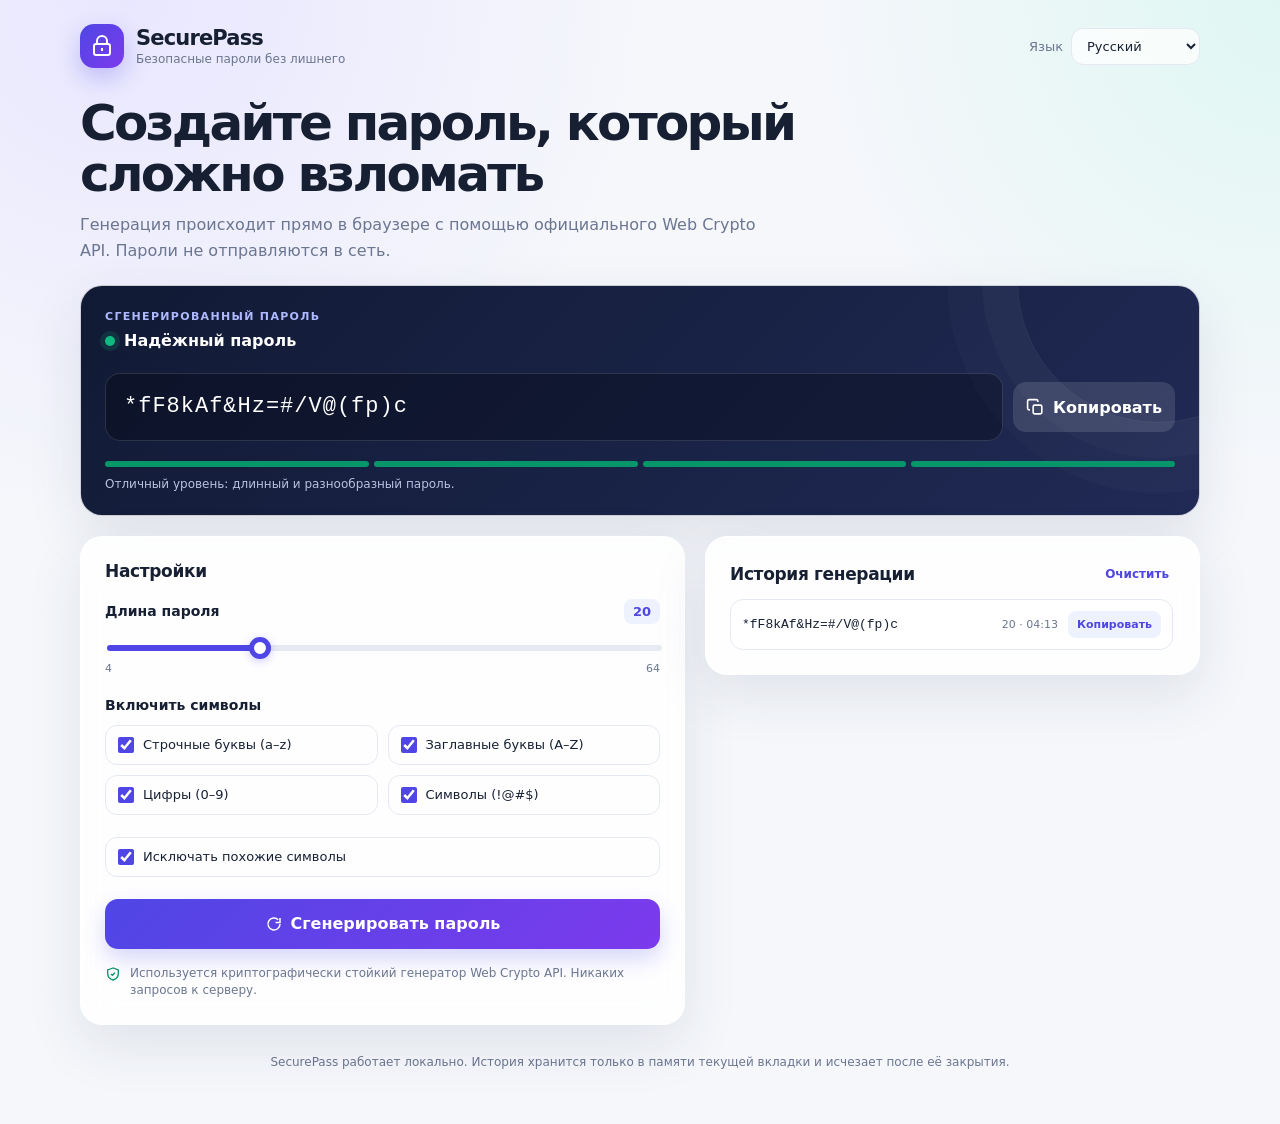
<file: index.html>
<!doctype html>
<html lang="ru">
<head>
  <meta charset="utf-8">
  <meta name="viewport" content="width=device-width, initial-scale=1">
  <meta name="theme-color" content="#0b1220">
  <title>SecurePass — генератор паролей</title>
  <style>
    :root {
      --bg: #f5f7fb;
      --card: rgba(255,255,255,.88);
      --card-solid: #fff;
      --text: #172033;
      --muted: #6b7690;
      --line: #e4e8f0;
      --primary: #4f46e5;
      --primary-2: #7c3aed;
      --primary-soft: #eef2ff;
      --success: #079669;
      --warning: #d97706;
      --danger: #dc3545;
      --shadow: 0 20px 55px rgba(37, 45, 75, .10);
      --radius: 22px;
    }
    * { box-sizing: border-box; }
    body {
      margin: 0; min-height: 100vh; color: var(--text);
      font-family: Inter, ui-sans-serif, system-ui, -apple-system, BlinkMacSystemFont, "Segoe UI", sans-serif;
      background: radial-gradient(circle at 10% 0%, #e9e7ff 0, transparent 32%), radial-gradient(circle at 100% 0%, #dff7f2 0, transparent 27%), var(--bg);
    }
    button, input, select { font: inherit; }
    button { cursor: pointer; }
    .shell { width: min(1120px, calc(100% - 32px)); margin: 0 auto; padding: 24px 0 52px; }
    header { display: flex; align-items: center; justify-content: space-between; gap: 18px; margin-bottom: 30px; }
    .brand { display: flex; align-items: center; gap: 12px; }
    .brand-mark { width: 44px; height: 44px; border-radius: 14px; display: grid; place-items: center; color: #fff; background: linear-gradient(135deg, var(--primary), var(--primary-2)); box-shadow: 0 10px 24px rgba(79,70,229,.28); }
    .brand-mark svg { width: 24px; height: 24px; }
    .brand-name { font-weight: 800; letter-spacing: -.04em; font-size: 21px; }
    .brand-sub { color: var(--muted); font-size: 12px; margin-top: 2px; }
    .language { display: flex; align-items: center; gap: 8px; color: var(--muted); font-size: 13px; }
    .language select { border: 1px solid var(--line); border-radius: 12px; padding: 9px 30px 9px 11px; color: var(--text); background: rgba(255,255,255,.75); outline: none; }
    .hero { margin: 26px 0 22px; }
    .hero h1 { font-size: clamp(30px, 5vw, 50px); line-height: 1.02; letter-spacing: -.055em; margin: 0 0 12px; max-width: 760px; }
    .hero p { margin: 0; color: var(--muted); max-width: 700px; font-size: 16px; line-height: 1.6; }
    .grid { display: grid; grid-template-columns: minmax(0, 1.1fr) minmax(320px, .9fr); gap: 20px; align-items: start; }
    .card { background: var(--card); border: 1px solid rgba(255,255,255,.78); box-shadow: var(--shadow); border-radius: var(--radius); padding: 24px; backdrop-filter: blur(16px); }
    .result-card { grid-column: 1 / -1; background: linear-gradient(135deg, #111a34, #202a55); color: white; overflow: hidden; position: relative; }
    .result-card:after { content: ""; position: absolute; width: 280px; height: 280px; border: 1px solid rgba(255,255,255,.08); border-radius: 50%; right: -100px; top: -145px; box-shadow: 0 0 0 35px rgba(255,255,255,.025), 0 0 0 70px rgba(255,255,255,.018); pointer-events: none; }
    .card-title { font-size: 17px; font-weight: 750; margin: 0 0 18px; letter-spacing: -.02em; }
    .result-top { display: flex; justify-content: space-between; gap: 18px; align-items: flex-start; position: relative; z-index: 1; }
    .eyebrow { color: #aeb9ff; text-transform: uppercase; letter-spacing: .12em; font-size: 11px; font-weight: 800; }
    .strength { display: flex; align-items: center; gap: 9px; margin-top: 8px; font-weight: 750; }
    .strength-dot { width: 10px; height: 10px; border-radius: 50%; background: var(--success); box-shadow: 0 0 0 5px rgba(16,185,129,.15); }
    .password-box { display: flex; gap: 10px; align-items: center; margin-top: 23px; position: relative; z-index: 1; }
    .password-value { min-width: 0; flex: 1; padding: 18px; border: 1px solid rgba(255,255,255,.13); border-radius: 15px; background: rgba(3,7,18,.35); font-family: "SFMono-Regular", Consolas, monospace; font-size: clamp(16px, 2.5vw, 22px); letter-spacing: .045em; overflow-wrap: anywhere; line-height: 1.35; }
    .icon-btn, .primary-btn { border: 0; color: #fff; border-radius: 13px; min-height: 50px; padding: 0 17px; font-weight: 750; display: inline-flex; align-items: center; justify-content: center; gap: 8px; transition: transform .16s, filter .16s; }
    .icon-btn { background: rgba(255,255,255,.12); min-width: 50px; padding: 0 13px; }
    .icon-btn:hover, .primary-btn:hover { transform: translateY(-1px); filter: brightness(1.08); }
    .primary-btn { background: linear-gradient(135deg, var(--primary), var(--primary-2)); box-shadow: 0 10px 22px rgba(79,70,229,.22); }
    .primary-btn.full { width: 100%; margin-top: 22px; }
    .meter { display: grid; grid-template-columns: repeat(4,1fr); gap: 5px; margin-top: 20px; position: relative; z-index: 1; }
    .meter span { height: 6px; border-radius: 10px; background: rgba(255,255,255,.16); }
    .meter span.active { background: var(--success); }
    .result-hint { color: #b9c2dd; font-size: 12px; margin: 10px 0 0; position: relative; z-index: 1; }
    .setting { margin-bottom: 22px; }
    .setting-head { display: flex; align-items: center; justify-content: space-between; gap: 12px; margin-bottom: 12px; }
    .setting-label { font-weight: 700; font-size: 14px; }
    .number { font-weight: 800; color: var(--primary); background: var(--primary-soft); padding: 5px 9px; border-radius: 8px; font-size: 13px; }
    input[type="range"] { appearance: none; width: 100%; height: 6px; border-radius: 10px; background: linear-gradient(90deg, var(--primary) 0%, var(--primary) 27%, #e8eaf1 27%, #e8eaf1 100%); outline: none; }
    input[type="range"]::-webkit-slider-thumb { appearance: none; width: 22px; height: 22px; border-radius: 50%; background: #fff; border: 5px solid var(--primary); box-shadow: 0 2px 8px rgba(79,70,229,.28); }
    input[type="range"]::-moz-range-thumb { width: 15px; height: 15px; border-radius: 50%; background: #fff; border: 5px solid var(--primary); }
    .checks { display: grid; grid-template-columns: repeat(2, 1fr); gap: 10px; }
    .check { display: flex; gap: 9px; align-items: center; padding: 11px 12px; border: 1px solid var(--line); border-radius: 12px; color: var(--text); font-size: 13px; cursor: pointer; transition: background .15s, border .15s; }
    .check:hover { background: #fafaff; border-color: #c9c9fb; }
    .check input { accent-color: var(--primary); width: 16px; height: 16px; margin: 0; }
    .privacy { display: flex; gap: 9px; align-items: flex-start; color: var(--muted); font-size: 12px; line-height: 1.45; margin-top: 16px; }
    .privacy svg { flex: 0 0 16px; margin-top: 1px; color: var(--success); }
    .history-head { display: flex; justify-content: space-between; gap: 12px; align-items: center; margin-bottom: 12px; }
    .text-button { border: 0; background: transparent; color: var(--primary); font-size: 12px; font-weight: 700; padding: 6px; }
    .history-list { display: grid; gap: 9px; max-height: 350px; overflow: auto; padding-right: 2px; }
    .history-item { display: flex; align-items: center; gap: 10px; border: 1px solid var(--line); border-radius: 13px; padding: 11px; background: rgba(255,255,255,.7); }
    .history-password { flex: 1; min-width: 0; font-family: monospace; font-size: 13px; overflow: hidden; text-overflow: ellipsis; white-space: nowrap; }
    .history-meta { color: var(--muted); font-size: 11px; white-space: nowrap; }
    .mini-copy { border: 0; background: var(--primary-soft); color: var(--primary); border-radius: 8px; padding: 7px 9px; font-size: 11px; font-weight: 750; }
    .empty { text-align: center; color: var(--muted); padding: 28px 10px; font-size: 13px; border: 1px dashed var(--line); border-radius: 14px; }
    .toast { position: fixed; left: 50%; bottom: 24px; transform: translate(-50%, 20px); opacity: 0; pointer-events: none; background: #172033; color: #fff; padding: 12px 16px; border-radius: 12px; font-size: 13px; box-shadow: 0 10px 30px rgba(0,0,0,.2); transition: .22s; z-index: 3; }
    .toast.show { opacity: 1; transform: translate(-50%, 0); }
    footer { color: var(--muted); text-align: center; font-size: 12px; margin-top: 28px; line-height: 1.6; }
    .sr-only { position: absolute; width: 1px; height: 1px; padding: 0; margin: -1px; overflow: hidden; clip: rect(0,0,0,0); white-space: nowrap; border: 0; }
    @media (max-width: 760px) { .shell { width: min(100% - 22px, 620px); padding-top: 14px; } header { margin-bottom: 22px; } .brand-sub { display: none; } .grid { grid-template-columns: 1fr; } .result-card { grid-column: auto; } .card { padding: 18px; border-radius: 18px; } .result-top { display: block; } .result-top .eyebrow { margin-bottom: 10px; } .password-box { align-items: stretch; } .password-box .icon-btn { min-width: 52px; } .checks { grid-template-columns: 1fr; } }
    @media (prefers-reduced-motion: reduce) { *, *:before, *:after { scroll-behavior: auto !important; transition: none !important; } }
  </style>
</head>
<body>
  <main class="shell">
    <header>
      <div class="brand">
        <div class="brand-mark" aria-hidden="true"><svg viewBox="0 0 24 24" fill="none" stroke="currentColor" stroke-width="2"><path d="M7 10V7a5 5 0 0 1 10 0v3"/><rect x="4" y="10" width="16" height="11" rx="2"/><path d="M12 14v3"/></svg></div>
        <div><div class="brand-name">SecurePass</div><div class="brand-sub" data-i18n="brandSub">Безопасные пароли без лишнего</div></div>
      </div>
      <label class="language"><span data-i18n="language">Язык</span><select id="language" aria-label="Language"><option value="ru">Русский</option><option value="en">English</option><option value="fr">Français</option><option value="es">Español</option><option value="pt">Português</option></select></label>
    </header>

    <section class="hero"><h1 data-i18n="title">Создайте пароль, который сложно взломать</h1><p data-i18n="subtitle">Генерация происходит прямо в браузере с помощью официального Web Crypto API. Пароли не отправляются в сеть.</p></section>

    <section class="grid">
      <article class="card result-card">
        <div class="result-top"><div><div class="eyebrow" data-i18n="generated">Сгенерированный пароль</div><div class="strength"><span class="strength-dot" id="strengthDot"></span><span id="strengthText">Надёжный пароль</span></div></div></div>
        <div class="password-box"><div class="password-value" id="passwordValue" aria-live="polite">—</div><button class="icon-btn" id="copyButton" type="button" data-i18n-aria="copyAria" aria-label="Скопировать пароль"><svg width="19" height="19" viewBox="0 0 24 24" fill="none" stroke="currentColor" stroke-width="2"><rect x="9" y="9" width="11" height="11" rx="2"/><path d="M5 15H4a2 2 0 0 1-2-2V4a2 2 0 0 1 2-2h9a2 2 0 0 1 2 2v1"/></svg><span data-i18n="copy">Копировать</span></button></div>
        <div class="meter" id="meter" aria-label="Password strength"><span></span><span></span><span></span><span></span></div><p class="result-hint" id="strengthHint"></p>
      </article>

      <article class="card">
        <h2 class="card-title" data-i18n="settings">Настройки</h2>
        <div class="setting"><div class="setting-head"><span class="setting-label" data-i18n="length">Длина пароля</span><span class="number" id="lengthValue">20</span></div><input id="length" type="range" min="4" max="64" value="20"><div style="display:flex;justify-content:space-between;color:var(--muted);font-size:11px;margin-top:7px"><span>4</span><span>64</span></div></div>
        <div class="setting"><div class="setting-label" style="margin-bottom:12px" data-i18n="include">Включить символы</div><div class="checks">
          <label class="check"><input id="lowercase" type="checkbox" checked><span data-i18n="lowercase">Строчные буквы (a–z)</span></label>
          <label class="check"><input id="uppercase" type="checkbox" checked><span data-i18n="uppercase">Заглавные буквы (A–Z)</span></label>
          <label class="check"><input id="numbers" type="checkbox" checked><span data-i18n="numbers">Цифры (0–9)</span></label>
          <label class="check"><input id="symbols" type="checkbox" checked><span data-i18n="symbols">Символы (!@#$)</span></label>
        </div></div>
        <label class="check"><input id="avoidAmbiguous" type="checkbox" checked><span data-i18n="avoidAmbiguous">Исключать похожие символы</span></label>
        <button class="primary-btn full" id="generateButton" type="button"><svg width="18" height="18" viewBox="0 0 24 24" fill="none" stroke="currentColor" stroke-width="2"><path d="M20 12a8 8 0 1 1-2.34-5.66"/><path d="M20 4v6h-6"/></svg><span data-i18n="generate">Сгенерировать пароль</span></button>
        <div class="privacy"><svg width="16" height="16" viewBox="0 0 24 24" fill="none" stroke="currentColor" stroke-width="2"><path d="M12 3 4 6v5c0 5.1 3.4 8.9 8 10 4.6-1.1 8-4.9 8-10V6l-8-3Z"/><path d="m9 12 2 2 4-4"/></svg><span data-i18n="privacy">Используется криптографически стойкий генератор Web Crypto API. Никаких запросов к серверу.</span></div>
      </article>

      <article class="card">
        <div class="history-head"><h2 class="card-title" style="margin:0" data-i18n="history">История генерации</h2><button class="text-button" id="clearHistory" type="button" data-i18n="clear">Очистить</button></div>
        <div class="history-list" id="historyList"></div>
      </article>
    </section>
    <footer data-i18n="footer">SecurePass работает локально. История хранится только в памяти текущей вкладки и исчезает после её закрытия.</footer>
  </main>
  <div class="toast" id="toast" role="status" aria-live="polite"></div>

  <script>
    'use strict';
    const I18N = {
      ru: { brandSub:'Безопасные пароли без лишнего', language:'Язык', title:'Создайте пароль, который сложно взломать', subtitle:'Генерация происходит прямо в браузере с помощью официального Web Crypto API. Пароли не отправляются в сеть.', generated:'Сгенерированный пароль', copy:'Копировать', copyAria:'Скопировать пароль', settings:'Настройки', length:'Длина пароля', include:'Включить символы', lowercase:'Строчные буквы (a–z)', uppercase:'Заглавные буквы (A–Z)', numbers:'Цифры (0–9)', symbols:'Символы (!@#$)', avoidAmbiguous:'Исключать похожие символы', generate:'Сгенерировать пароль', privacy:'Используется криптографически стойкий генератор Web Crypto API. Никаких запросов к серверу.', history:'История генерации', clear:'Очистить', empty:'Здесь появятся последние пароли', copied:'Пароль скопирован', cleared:'История очищена', choose:'Выберите хотя бы один набор символов', veryWeak:'Очень слабый пароль', weak:'Слабый пароль', fair:'Средний пароль', good:'Хороший пароль', strong:'Надёжный пароль', hintWeak:'Увеличьте длину и добавьте разные типы символов.', hintFair:'Неплохое начало, но лучше сделать пароль длиннее.', hintGood:'Хороший вариант для большинства задач.', hintStrong:'Отличный уровень: длинный и разнообразный пароль.', footer:'SecurePass работает локально. История хранится только в памяти текущей вкладки и исчезает после её закрытия.', recent:'Недавно' },
      en: { brandSub:'Secure passwords, nothing extra', language:'Language', title:'Create a password that is hard to crack', subtitle:'Generation happens in your browser using the official Web Crypto API. Passwords never leave your device.', generated:'Generated password', copy:'Copy', copyAria:'Copy password', settings:'Settings', length:'Password length', include:'Include characters', lowercase:'Lowercase letters (a–z)', uppercase:'Uppercase letters (A–Z)', numbers:'Numbers (0–9)', symbols:'Symbols (!@#$)', avoidAmbiguous:'Exclude look-alike characters', generate:'Generate password', privacy:'Uses the cryptographically secure Web Crypto API. No server requests.', history:'Generation history', clear:'Clear', empty:'Your latest passwords will appear here', copied:'Password copied', cleared:'History cleared', choose:'Select at least one character set', veryWeak:'Very weak password', weak:'Weak password', fair:'Medium password', good:'Good password', strong:'Strong password', hintWeak:'Increase the length and add different character types.', hintFair:'A decent start, but a longer password is better.', hintGood:'A good choice for most tasks.', hintStrong:'Excellent level: long and diverse.', footer:'SecurePass runs locally. History stays in this tab memory and disappears when the tab closes.', recent:'Recent' },
      fr: { brandSub:'Des mots de passe sûrs, simplement', language:'Langue', title:'Créez un mot de passe difficile à pirater', subtitle:'La génération se fait dans votre navigateur avec la Web Crypto API officielle. Les mots de passe ne quittent jamais votre appareil.', generated:'Mot de passe généré', copy:'Copier', copyAria:'Copier le mot de passe', settings:'Paramètres', length:'Longueur du mot de passe', include:'Inclure les caractères', lowercase:'Minuscules (a–z)', uppercase:'Majuscules (A–Z)', numbers:'Chiffres (0–9)', symbols:'Symboles (!@#$)', avoidAmbiguous:'Exclure les caractères similaires', generate:'Générer un mot de passe', privacy:'Utilise la Web Crypto API sécurisée. Aucune requête serveur.', history:'Historique', clear:'Effacer', empty:'Vos derniers mots de passe apparaîtront ici', copied:'Mot de passe copié', cleared:'Historique effacé', choose:'Sélectionnez au moins un jeu de caractères', veryWeak:'Mot de passe très faible', weak:'Mot de passe faible', fair:'Mot de passe moyen', good:'Bon mot de passe', strong:'Mot de passe robuste', hintWeak:'Augmentez la longueur et ajoutez plusieurs types de caractères.', hintFair:'Un bon début, mais un mot de passe plus long est préférable.', hintGood:'Un bon choix pour la plupart des usages.', hintStrong:'Excellent niveau : long et varié.', footer:'SecurePass fonctionne localement. L’historique reste en mémoire dans cet onglet et disparaît à sa fermeture.', recent:'Récent' },
      es: { brandSub:'Contraseñas seguras, sin complicaciones', language:'Idioma', title:'Crea una contraseña difícil de descifrar', subtitle:'La generación ocurre en tu navegador con la Web Crypto API oficial. Las contraseñas nunca salen de tu dispositivo.', generated:'Contraseña generada', copy:'Copiar', copyAria:'Copiar contraseña', settings:'Ajustes', length:'Longitud de la contraseña', include:'Incluir caracteres', lowercase:'Letras minúsculas (a–z)', uppercase:'Letras mayúsculas (A–Z)', numbers:'Números (0–9)', symbols:'Símbolos (!@#$)', avoidAmbiguous:'Excluir caracteres parecidos', generate:'Generar contraseña', privacy:'Usa la Web Crypto API criptográficamente segura. Sin solicitudes al servidor.', history:'Historial de generación', clear:'Borrar', empty:'Tus últimas contraseñas aparecerán aquí', copied:'Contraseña copiada', cleared:'Historial borrado', choose:'Selecciona al menos un conjunto de caracteres', veryWeak:'Contraseña muy débil', weak:'Contraseña débil', fair:'Contraseña media', good:'Buena contraseña', strong:'Contraseña segura', hintWeak:'Aumenta la longitud y añade distintos tipos de caracteres.', hintFair:'Un buen comienzo, pero es mejor hacerla más larga.', hintGood:'Una buena opción para la mayoría de los casos.', hintStrong:'Nivel excelente: larga y variada.', footer:'SecurePass funciona localmente. El historial permanece en la memoria de esta pestaña y desaparece al cerrarla.', recent:'Reciente' },
      pt: { brandSub:'Palavras-passe seguras, sem complicação', language:'Idioma', title:'Crie uma palavra-passe difícil de quebrar', subtitle:'A geração acontece no seu navegador com a Web Crypto API oficial. As palavras-passe nunca saem do dispositivo.', generated:'Palavra-passe gerada', copy:'Copiar', copyAria:'Copiar palavra-passe', settings:'Definições', length:'Comprimento da palavra-passe', include:'Incluir caracteres', lowercase:'Letras minúsculas (a–z)', uppercase:'Letras maiúsculas (A–Z)', numbers:'Números (0–9)', symbols:'Símbolos (!@#$)', avoidAmbiguous:'Excluir caracteres parecidos', generate:'Gerar palavra-passe', privacy:'Usa a Web Crypto API criptograficamente segura. Sem pedidos ao servidor.', history:'Histórico de geração', clear:'Limpar', empty:'As suas palavras-passe recentes aparecerão aqui', copied:'Palavra-passe copiada', cleared:'Histórico limpo', choose:'Selecione pelo menos um conjunto de caracteres', veryWeak:'Palavra-passe muito fraca', weak:'Palavra-passe fraca', fair:'Palavra-passe média', good:'Boa palavra-passe', strong:'Palavra-passe segura', hintWeak:'Aumente o comprimento e adicione tipos diferentes de caracteres.', hintFair:'Um bom começo, mas uma palavra-passe mais longa é melhor.', hintGood:'Uma boa escolha para a maioria das situações.', hintStrong:'Nível excelente: longa e variada.', footer:'O SecurePass funciona localmente. O histórico fica na memória deste separador e desaparece quando ele é fechado.', recent:'Recente' }
    };
    const $ = id => document.getElementById(id);
    let lang = 'ru';
    let currentPassword = '';
    let currentStrengthContext = { typeCount: 0, poolSize: 0 };
    let history = [];
    const sets = { lowercase: 'abcdefghijklmnopqrstuvwxyz', uppercase: 'ABCDEFGHIJKLMNOPQRSTUVWXYZ', numbers: '0123456789', symbols: '!@#$%^&*()-_=+[]{}:,.?/' };
    const ambiguous = 'O0oIl1|`\"\'';

    function t(key) { return I18N[lang][key] || I18N.ru[key] || key; }
    function secureRandomInt(max) {
      if (!Number.isInteger(max) || max <= 0) throw new Error('Invalid range');
      const maxUint = 0x100000000;
      const limit = maxUint - (maxUint % max);
      const buf = new Uint32Array(1);
      do { crypto.getRandomValues(buf); } while (buf[0] >= limit);
      return buf[0] % max;
    }
    function removeAmbiguous(text) { return [...text].filter(ch => !ambiguous.includes(ch)).join(''); }
    function randomChar(text) { return text[secureRandomInt(text.length)]; }
    function shuffle(array) {
      for (let i = array.length - 1; i > 0; i--) { const j = secureRandomInt(i + 1); [array[i], array[j]] = [array[j], array[i]]; }
      return array;
    }
    function selectedPools() {
      const pools = Object.entries(sets).filter(([id]) => $(id).checked).map(([, chars]) => $("avoidAmbiguous").checked ? removeAmbiguous(chars) : chars).filter(Boolean);
      return pools;
    }
    function generate() {
      const length = Number($("length").value);
      const pools = selectedPools();
      if (!pools.length) { showToast(t('choose')); return; }

      const all = pools.join('');
      currentStrengthContext = {
        typeCount: pools.length,
        poolSize: [...new Set(all)].length
      };

      // Сначала берём минимум по одному символу из каждого выбранного типа.
      // Поэтому выбранные категории действительно присутствуют в пароле.
      const chars = pools.map(randomChar);
      while (chars.length < length) chars.push(randomChar(all));
      currentPassword = shuffle(chars).join('');
      $("passwordValue").textContent = currentPassword;
      updateStrength();
      history.unshift({ password: currentPassword, length, time: Date.now() });
      history = history.slice(0, 10);
      renderHistory();
    }

    function getPasswordStrength(length, typeCount, poolSize) {
      if (length < 8 || typeCount === 0 || poolSize === 0) return 0;

      // Энтропия учитывает и длину, и реальную мощность выбранного алфавита.
      const entropy = length * Math.log2(poolSize);
      let level = entropy < 36 ? 0 : entropy < 60 ? 1 : entropy < 80 ? 2 : 3;

      // Короткий пароль без всех четырёх типов считаем очень слабым.
      if (length <= 11) return typeCount === 4 ? Math.min(level, 1) : 0;

      // Ограничения не позволяют длинной последовательности одного типа
      // получить завышенную оценку только за счёт длины.
      if (typeCount === 1) level = Math.min(level, 1);
      else if (typeCount === 2) level = Math.min(level, 2);
      else if (typeCount === 3 && length < 20) level = Math.min(level, 2);

      // До 16 символов статус «Надёжный» не выдаётся.
      if (length < 16) level = Math.min(level, 2);
      return level;
    }

    function strengthInfo(password) {
      const level = getPasswordStrength(
        password.length,
        currentStrengthContext.typeCount,
        currentStrengthContext.poolSize
      );
      const names = ['veryWeak', 'weak', 'fair', 'strong'];
      const hints = ['hintWeak', 'hintWeak', 'hintFair', 'hintStrong'];
      return { level, name: t(names[level]), hint: t(hints[level]) };
    }
    function updateStrength() {
      const info = strengthInfo(currentPassword);
      $("strengthText").textContent = info.name;
      $("strengthHint").textContent = info.hint;
      $("strengthDot").style.background = ['#dc3545','#d97706','#0891b2','#10b981'][info.level];
      $("strengthDot").style.boxShadow = `0 0 0 5px ${['rgba(220,53,69,.15)','rgba(217,119,6,.15)','rgba(8,145,178,.15)','rgba(16,185,129,.15)'][info.level]}`;
      document.querySelectorAll('#meter span').forEach((el, i) => el.classList.toggle('active', i <= info.level));
    }
    function formatTime(time) { const d = new Date(time); return d.toLocaleTimeString(lang, { hour: '2-digit', minute: '2-digit' }); }
    function renderHistory() {
      const list = $("historyList"); list.innerHTML = '';
      if (!history.length) { list.innerHTML = `<div class="empty">${t('empty')}</div>`; return; }
      history.forEach(item => {
        const row = document.createElement('div'); row.className = 'history-item';
        const pass = document.createElement('div'); pass.className = 'history-password'; pass.textContent = item.password; pass.title = item.password;
        const meta = document.createElement('div'); meta.className = 'history-meta'; meta.textContent = `${item.length} · ${formatTime(item.time)}`;
        const btn = document.createElement('button'); btn.className = 'mini-copy'; btn.type = 'button'; btn.textContent = t('copy'); btn.addEventListener('click', () => copyPassword(item.password));
        row.append(pass, meta, btn); list.appendChild(row);
      });
    }
    async function copyPassword(value = currentPassword) {
      if (!value || value === '—') return;
      try { await navigator.clipboard.writeText(value); showToast(t('copied')); }
      catch { showToast(value); }
    }
    let toastTimer;
    function showToast(message) { const toast = $("toast"); toast.textContent = message; toast.classList.add('show'); clearTimeout(toastTimer); toastTimer = setTimeout(() => toast.classList.remove('show'), 2200); }
    function updateLanguage() {
      lang = $("language").value; document.documentElement.lang = lang;
      document.querySelectorAll('[data-i18n]').forEach(el => el.textContent = t(el.dataset.i18n));
      document.querySelectorAll('[data-i18n-aria]').forEach(el => el.setAttribute('aria-label', t(el.dataset.i18nAria)));
      updateStrength(); renderHistory();
    }
    function updateRange() {
      const value = Number($("length").value); $("lengthValue").textContent = value;
      const percent = ((value - 4) / 60) * 100; $("length").style.background = `linear-gradient(90deg, var(--primary) 0%, var(--primary) ${percent}%, #e8eaf1 ${percent}%, #e8eaf1 100%)`;
    }
    $("generateButton").addEventListener('click', generate);
    $("copyButton").addEventListener('click', () => copyPassword());
    $("clearHistory").addEventListener('click', () => { history = []; renderHistory(); showToast(t('cleared')); });
    $("language").addEventListener('change', updateLanguage);
    $("length").addEventListener('input', updateRange);
    updateRange();
    generate();
  </script>
</body>
</html>
</file>
